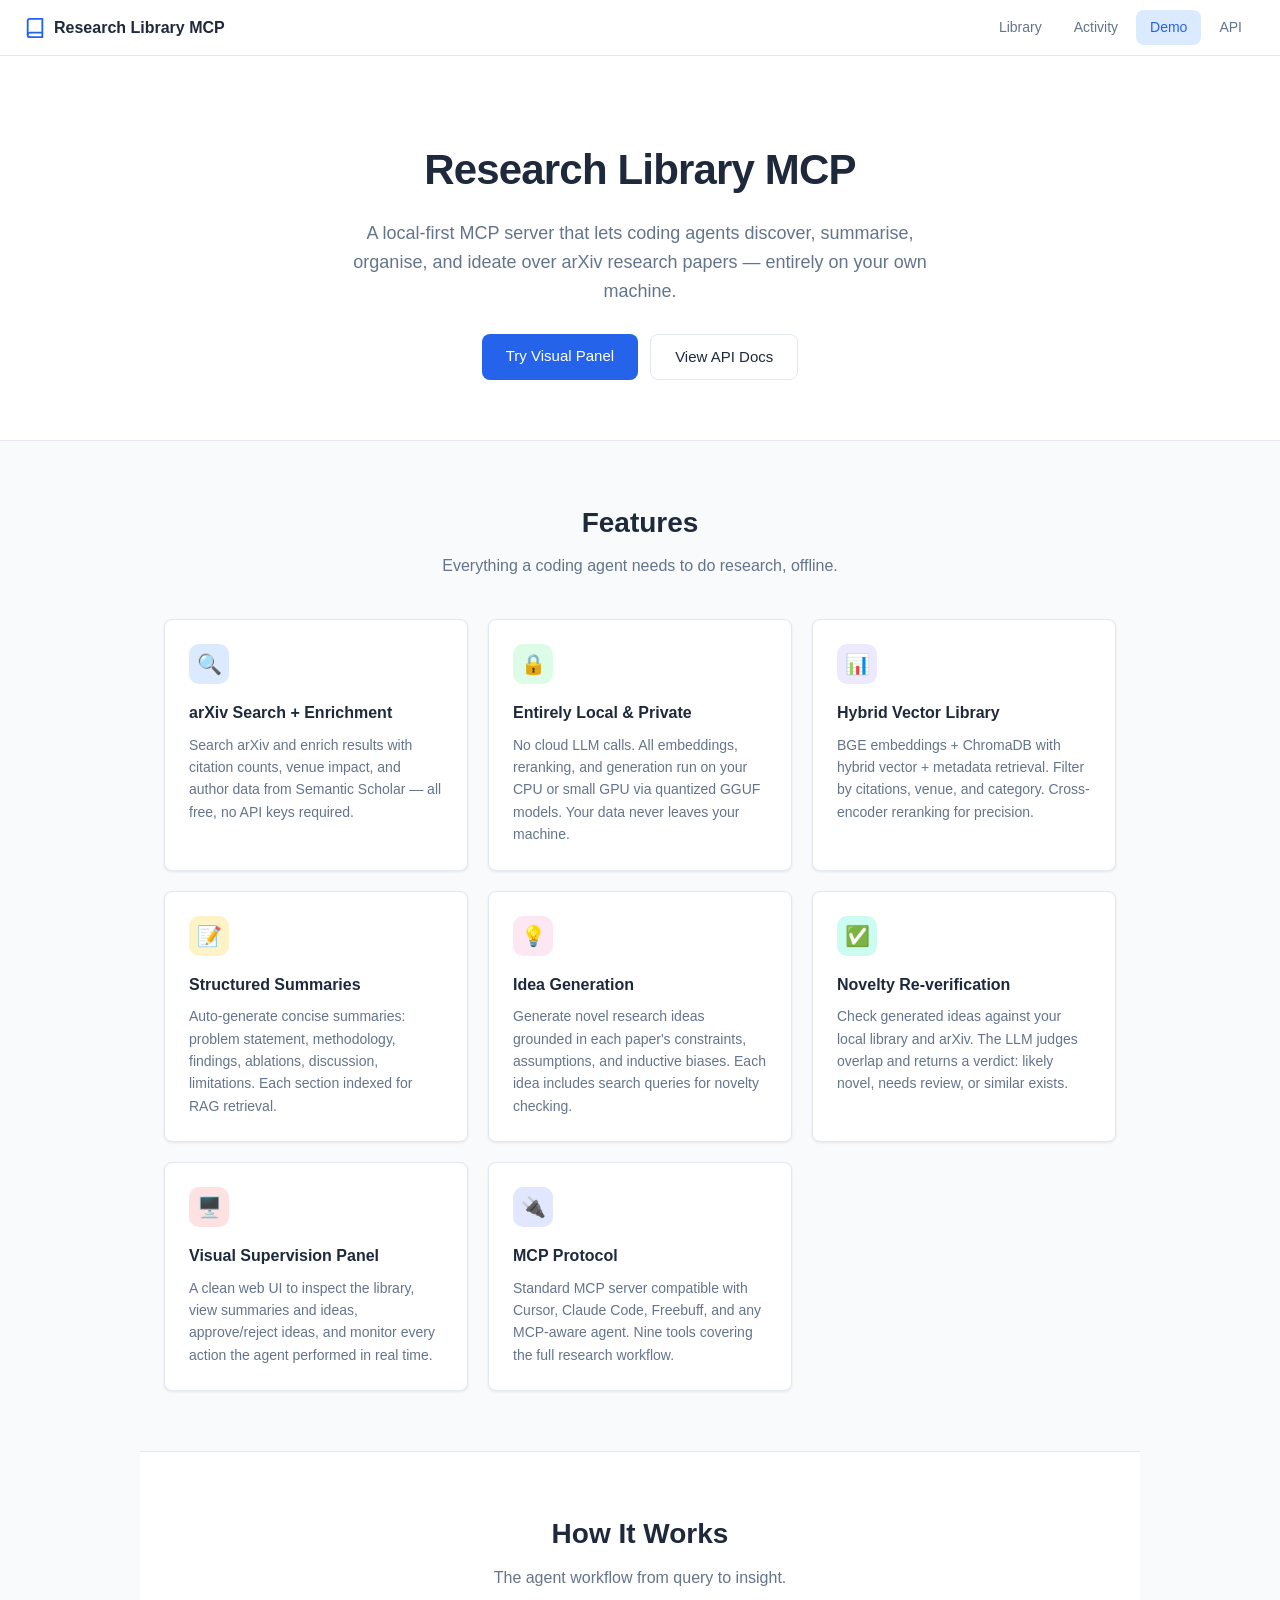
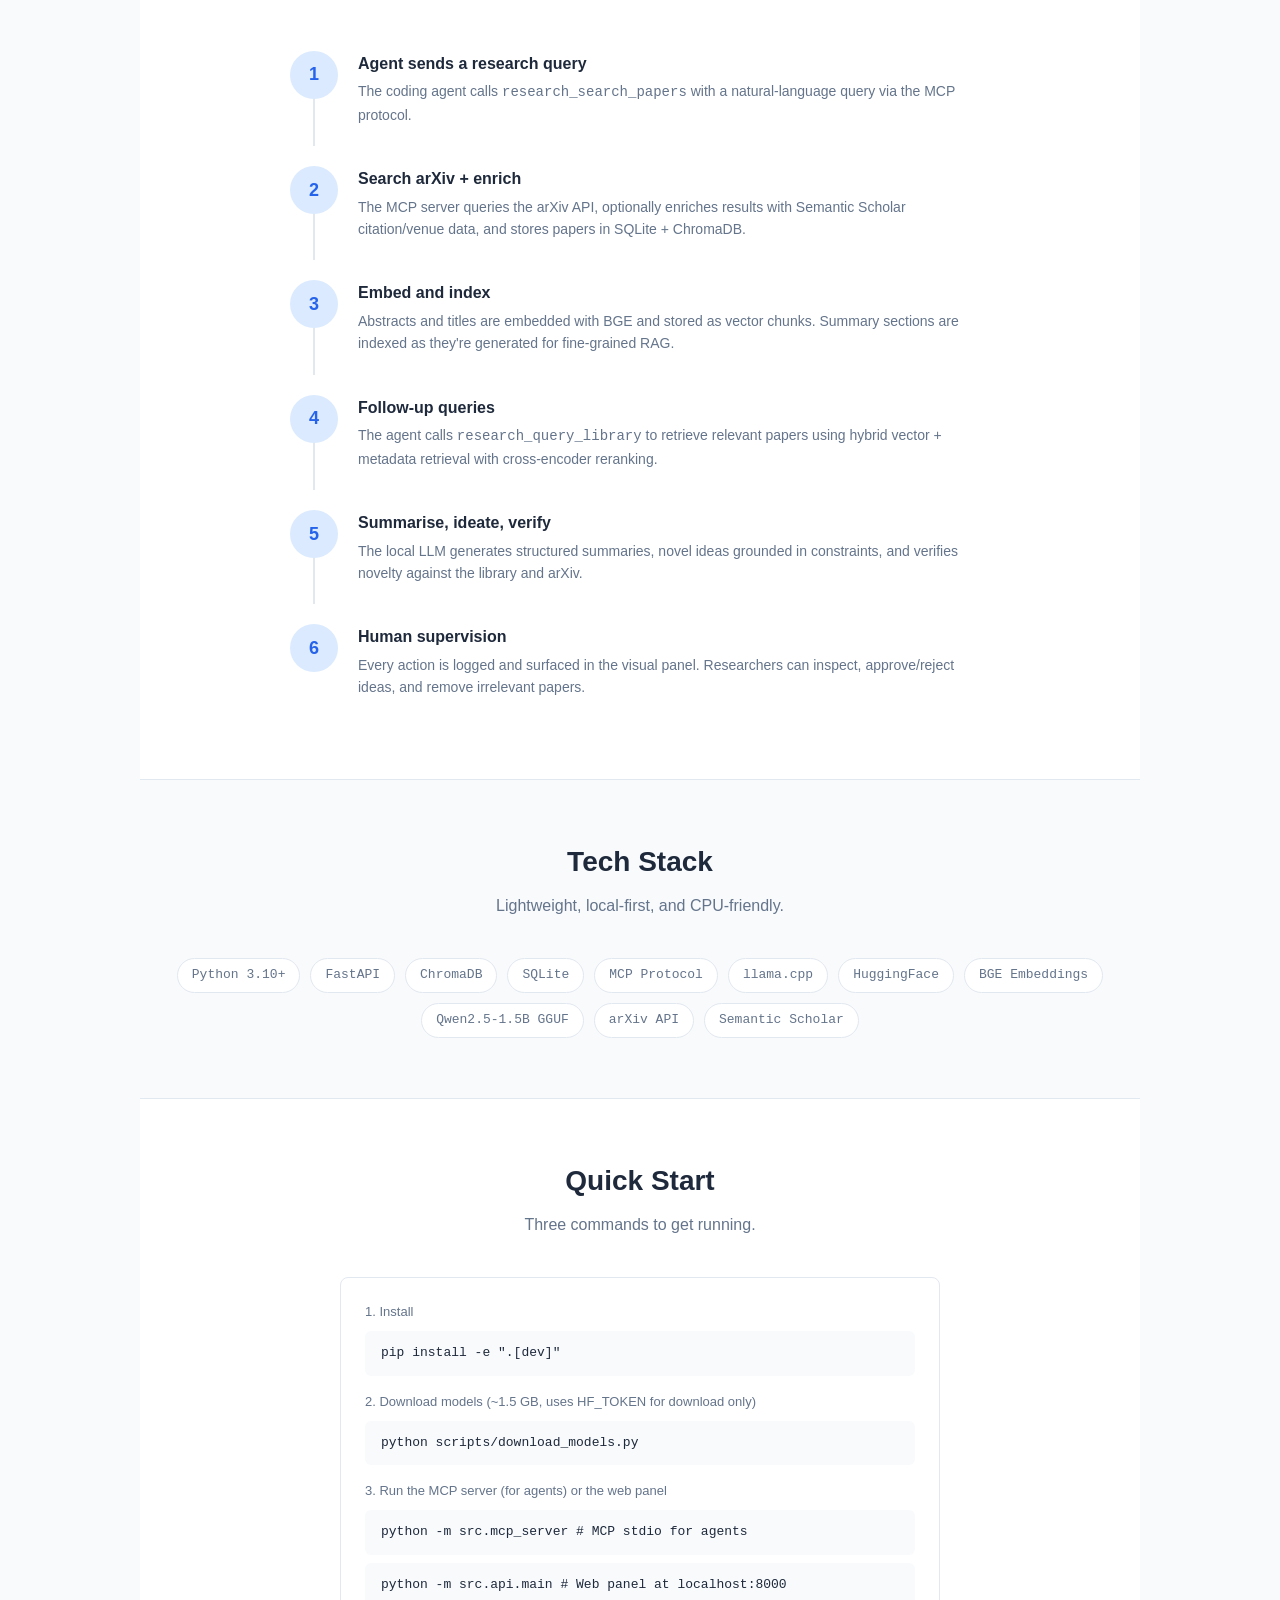
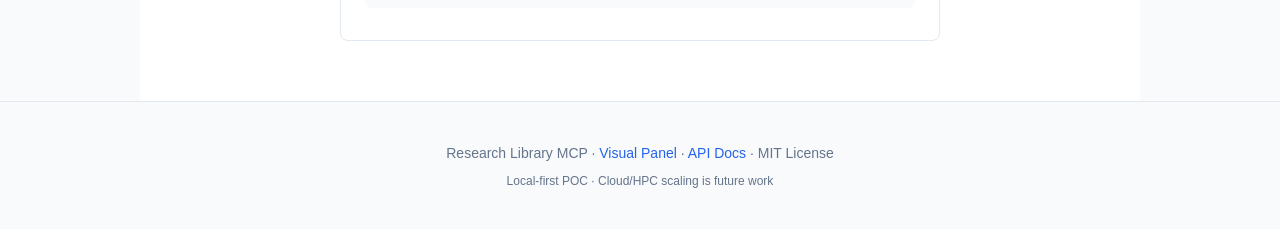
<file: src/api/frontend/demo/index.html>
<!DOCTYPE html>
<html lang="en">
<head>
  <meta charset="UTF-8">
  <meta name="viewport" content="width=device-width, initial-scale=1.0">
  <title>Research Library MCP — Demo</title>
  <style>
    :root {
      --bg: #f8fafc; --surface: #fff; --border: #e2e8f0;
      --text: #1e293b; --muted: #64748b; --primary: #2563eb;
      --primary-hover: #1d4ed8; --primary-light: #dbeafe;
      --success: #16a34a; --success-light: #dcfce7;
      --radius: 8px; --shadow: 0 1px 3px rgba(0,0,0,.08);
      --mono: "SF Mono", Consolas, monospace;
    }
    * { margin:0; padding:0; box-sizing:border-box; }
    body {
      font-family: -apple-system, BlinkMacSystemFont, "Segoe UI", Roboto, sans-serif;
      background: var(--bg); color: var(--text); line-height: 1.6;
    }
    nav {
      display:flex; align-items:center; justify-content:space-between;
      padding: 0 24px; height:56px; background:var(--surface);
      border-bottom:1px solid var(--border); position:sticky; top:0; z-index:100;
    }
    .nav-brand { display:flex; align-items:center; gap:8px; font-weight:700; font-size:16px; }
    .nav-brand svg { width:22px; height:22px; color:var(--primary); }
    .nav-links { display:flex; gap:4px; }
    .nav-links a {
      padding:6px 14px; border-radius:var(--radius); text-decoration:none;
      color:var(--muted); font-size:14px; font-weight:500; transition:all .15s;
    }
    .nav-links a:hover { background:var(--bg); color:var(--text); }
    .nav-links a.active { background:var(--primary-light); color:var(--primary); }

    .hero {
      text-align:center; padding:80px 24px 60px; background:var(--surface);
      border-bottom:1px solid var(--border);
    }
    .hero h1 { font-size:42px; font-weight:800; margin-bottom:16px; letter-spacing:-.02em; }
    .hero p { font-size:18px; color:var(--muted); max-width:600px; margin:0 auto 28px; }
    .hero .cta { display:flex; gap:12px; justify-content:center; }
    .btn {
      padding:10px 24px; border:none; border-radius:var(--radius);
      font-size:15px; font-weight:500; cursor:pointer; transition:all .15s;
      text-decoration:none; display:inline-block;
    }
    .btn-primary { background:var(--primary); color:#fff; }
    .btn-primary:hover { background:var(--primary-hover); }
    .btn-ghost { background:transparent; color:var(--text); border:1px solid var(--border); }
    .btn-ghost:hover { background:var(--bg); }

    .section { max-width:1000px; margin:0 auto; padding:60px 24px; }
    .section h2 { font-size:28px; font-weight:700; margin-bottom:8px; text-align:center; }
    .section .subtitle { text-align:center; color:var(--muted); margin-bottom:40px; font-size:16px; }

    .features-grid {
      display:grid; grid-template-columns:repeat(auto-fill, minmax(280px, 1fr));
      gap:20px;
    }
    .feature-card {
      background:var(--surface); border:1px solid var(--border); border-radius:var(--radius);
      box-shadow:var(--shadow); padding:24px; transition:transform .15s, box-shadow .15s;
    }
    .feature-card:hover { transform:translateY(-2px); box-shadow:0 4px 12px rgba(0,0,0,.10); }
    .feature-card .icon {
      width:40px; height:40px; border-radius:10px; display:flex;
      align-items:center; justify-content:center; font-size:20px; margin-bottom:16px;
    }
    .feature-card h3 { font-size:16px; font-weight:600; margin-bottom:8px; }
    .feature-card p { font-size:14px; color:var(--muted); }

    .workflow { display:flex; flex-direction:column; gap:0; max-width:700px; margin:0 auto; }
    .workflow-step {
      display:flex; gap:20px; padding:20px 0; position:relative;
    }
    .workflow-step:not(:last-child)::after {
      content:""; position:absolute; left:23px; top:60px; bottom:0;
      width:2px; background:var(--border);
    }
    .workflow-num {
      width:48px; height:48px; border-radius:50%; background:var(--primary-light);
      color:var(--primary); display:flex; align-items:center; justify-content:center;
      font-size:18px; font-weight:700; flex-shrink:0; z-index:1;
    }
    .workflow-body h4 { font-size:16px; font-weight:600; margin-bottom:4px; }
    .workflow-body p { font-size:14px; color:var(--muted); }

    .badges { display:flex; gap:10px; flex-wrap:wrap; justify-content:center; }
    .badge {
      padding:6px 14px; border-radius:20px; background:var(--surface);
      border:1px solid var(--border); font-size:13px; font-weight:500;
      color:var(--muted); font-family:var(--mono);
    }

    .quick-start {
      background:var(--surface); border:1px solid var(--border);
      border-radius:var(--radius); padding:24px; max-width:600px; margin:0 auto;
    }
    .quick-start code {
      display:block; font-family:var(--mono); font-size:13px;
      padding:12px 16px; background:var(--bg); border-radius:6px;
      margin:8px 0; overflow-x:auto; color:var(--text);
    }
    .quick-start .label { font-size:13px; color:var(--muted); margin-top:16px; margin-bottom:4px; }
    .quick-start .label:first-child { margin-top:0; }

    footer {
      text-align:center; padding:40px 24px; border-top:1px solid var(--border);
      color:var(--muted); font-size:14px;
    }
    footer a { color:var(--primary); text-decoration:none; }
    footer a:hover { text-decoration:underline; }

    @media (max-width:768px) {
      .hero h1 { font-size:30px; }
      .hero p { font-size:16px; }
      .section { padding:40px 16px; }
    }
  </style>
</head>
<body>

<nav>
  <div class="nav-brand">
    <svg viewBox="0 0 24 24" fill="none" stroke="currentColor" stroke-width="2">
      <path d="M4 19.5A2.5 2.5 0 016.5 17H20"/><path d="M6.5 2H20v20H6.5A2.5 2.5 0 014 19.5v-15A2.5 2.5 0 016.5 2z"/>
    </svg>
    <span>Research Library MCP</span>
  </div>
  <div class="nav-links">
    <a href="/">Library</a>
    <a href="/activity">Activity</a>
    <a href="/demo" class="active">Demo</a>
    <a href="/docs">API</a>
  </div>
</nav>

<section class="hero">
  <h1>Research Library MCP</h1>
  <p>A local-first MCP server that lets coding agents discover, summarise, organise, and ideate over arXiv research papers — entirely on your own machine.</p>
  <div class="cta">
    <a href="/" class="btn btn-primary">Try Visual Panel</a>
    <a href="/docs" class="btn btn-ghost">View API Docs</a>
  </div>
</section>

<section class="section">
  <h2>Features</h2>
  <p class="subtitle">Everything a coding agent needs to do research, offline.</p>
  <div class="features-grid">
    <div class="feature-card">
      <div class="icon" style="background:#dbeafe; color:#2563eb;">🔍</div>
      <h3>arXiv Search + Enrichment</h3>
      <p>Search arXiv and enrich results with citation counts, venue impact, and author data from Semantic Scholar — all free, no API keys required.</p>
    </div>
    <div class="feature-card">
      <div class="icon" style="background:#dcfce7; color:#16a34a;">🔒</div>
      <h3>Entirely Local &amp; Private</h3>
      <p>No cloud LLM calls. All embeddings, reranking, and generation run on your CPU or small GPU via quantized GGUF models. Your data never leaves your machine.</p>
    </div>
    <div class="feature-card">
      <div class="icon" style="background:#ede9fe; color:#7c3aed;">📊</div>
      <h3>Hybrid Vector Library</h3>
      <p>BGE embeddings + ChromaDB with hybrid vector + metadata retrieval. Filter by citations, venue, and category. Cross-encoder reranking for precision.</p>
    </div>
    <div class="feature-card">
      <div class="icon" style="background:#fef3c7; color:#d97706;">📝</div>
      <h3>Structured Summaries</h3>
      <p>Auto-generate concise summaries: problem statement, methodology, findings, ablations, discussion, limitations. Each section indexed for RAG retrieval.</p>
    </div>
    <div class="feature-card">
      <div class="icon" style="background:#fce7f3; color:#db2777;">💡</div>
      <h3>Idea Generation</h3>
      <p>Generate novel research ideas grounded in each paper's constraints, assumptions, and inductive biases. Each idea includes search queries for novelty checking.</p>
    </div>
    <div class="feature-card">
      <div class="icon" style="background:#ccfbf1; color:#0d9488;">✅</div>
      <h3>Novelty Re-verification</h3>
      <p>Check generated ideas against your local library and arXiv. The LLM judges overlap and returns a verdict: likely novel, needs review, or similar exists.</p>
    </div>
    <div class="feature-card">
      <div class="icon" style="background:#fee2e2; color:#dc2626;">🖥️</div>
      <h3>Visual Supervision Panel</h3>
      <p>A clean web UI to inspect the library, view summaries and ideas, approve/reject ideas, and monitor every action the agent performed in real time.</p>
    </div>
    <div class="feature-card">
      <div class="icon" style="background:#e0e7ff; color:#4f46e5;">🔌</div>
      <h3>MCP Protocol</h3>
      <p>Standard MCP server compatible with Cursor, Claude Code, Freebuff, and any MCP-aware agent. Nine tools covering the full research workflow.</p>
    </div>
  </div>
</section>

<section class="section" style="background:var(--surface); border-top:1px solid var(--border); border-bottom:1px solid var(--border);">
  <h2>How It Works</h2>
  <p class="subtitle">The agent workflow from query to insight.</p>
  <div class="workflow">
    <div class="workflow-step">
      <div class="workflow-num">1</div>
      <div class="workflow-body">
        <h4>Agent sends a research query</h4>
        <p>The coding agent calls <code>research_search_papers</code> with a natural-language query via the MCP protocol.</p>
      </div>
    </div>
    <div class="workflow-step">
      <div class="workflow-num">2</div>
      <div class="workflow-body">
        <h4>Search arXiv + enrich</h4>
        <p>The MCP server queries the arXiv API, optionally enriches results with Semantic Scholar citation/venue data, and stores papers in SQLite + ChromaDB.</p>
      </div>
    </div>
    <div class="workflow-step">
      <div class="workflow-num">3</div>
      <div class="workflow-body">
        <h4>Embed and index</h4>
        <p>Abstracts and titles are embedded with BGE and stored as vector chunks. Summary sections are indexed as they're generated for fine-grained RAG.</p>
      </div>
    </div>
    <div class="workflow-step">
      <div class="workflow-num">4</div>
      <div class="workflow-body">
        <h4>Follow-up queries</h4>
        <p>The agent calls <code>research_query_library</code> to retrieve relevant papers using hybrid vector + metadata retrieval with cross-encoder reranking.</p>
      </div>
    </div>
    <div class="workflow-step">
      <div class="workflow-num">5</div>
      <div class="workflow-body">
        <h4>Summarise, ideate, verify</h4>
        <p>The local LLM generates structured summaries, novel ideas grounded in constraints, and verifies novelty against the library and arXiv.</p>
      </div>
    </div>
    <div class="workflow-step">
      <div class="workflow-num">6</div>
      <div class="workflow-body">
        <h4>Human supervision</h4>
        <p>Every action is logged and surfaced in the visual panel. Researchers can inspect, approve/reject ideas, and remove irrelevant papers.</p>
      </div>
    </div>
  </div>
</section>

<section class="section">
  <h2>Tech Stack</h2>
  <p class="subtitle">Lightweight, local-first, and CPU-friendly.</p>
  <div class="badges">
    <span class="badge">Python 3.10+</span>
    <span class="badge">FastAPI</span>
    <span class="badge">ChromaDB</span>
    <span class="badge">SQLite</span>
    <span class="badge">MCP Protocol</span>
    <span class="badge">llama.cpp</span>
    <span class="badge">HuggingFace</span>
    <span class="badge">BGE Embeddings</span>
    <span class="badge">Qwen2.5-1.5B GGUF</span>
    <span class="badge">arXiv API</span>
    <span class="badge">Semantic Scholar</span>
  </div>
</section>

<section class="section" style="background:var(--surface); border-top:1px solid var(--border);">
  <h2>Quick Start</h2>
  <p class="subtitle">Three commands to get running.</p>
  <div class="quick-start">
    <div class="label">1. Install</div>
    <code>pip install -e ".[dev]"</code>
    <div class="label">2. Download models (~1.5 GB, uses HF_TOKEN for download only)</div>
    <code>python scripts/download_models.py</code>
    <div class="label">3. Run the MCP server (for agents) or the web panel</div>
    <code>python -m src.mcp_server    # MCP stdio for agents</code>
    <code>python -m src.api.main      # Web panel at localhost:8000</code>
  </div>
</section>

<footer>
  <p>Research Library MCP &middot; <a href="/">Visual Panel</a> &middot; <a href="/docs">API Docs</a> &middot; MIT License</p>
  <p style="margin-top:8px; font-size:12px;">Local-first POC &middot; Cloud/HPC scaling is future work</p>
</footer>

</body>
</html>
</file>
